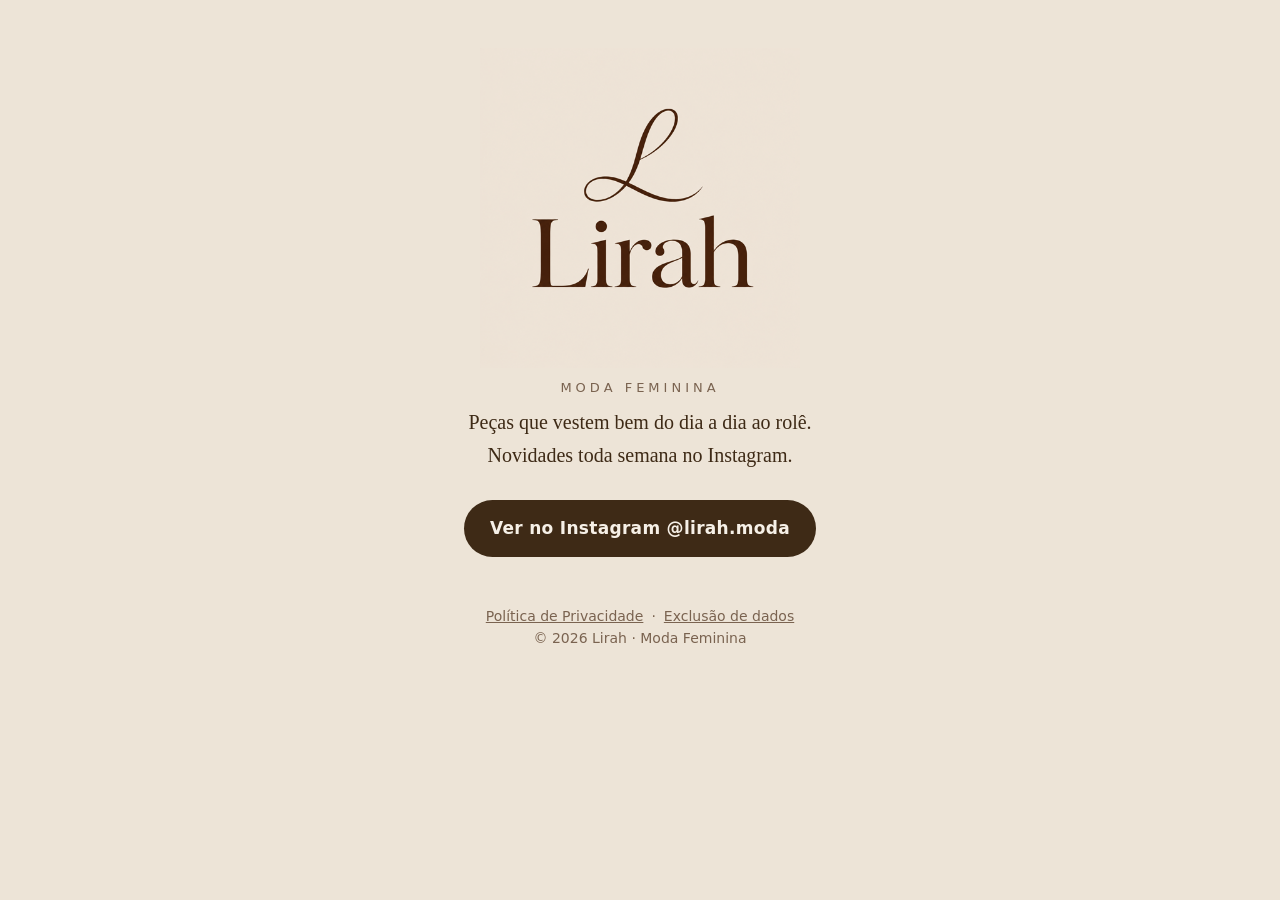
<file: index.html>
<!doctype html>
<html lang="pt-BR">
<head>
  <meta charset="utf-8">
  <meta name="viewport" content="width=device-width, initial-scale=1">
  <title>Lirah · Moda Feminina</title>
  <meta name="description" content="Lirah · Moda feminina que veste bem do dia a dia ao rolê. Novidades toda semana no Instagram.">
  <link rel="icon" href="assets/icone.png">
  <link rel="stylesheet" href="assets/style.css">
</head>
<body>
  <main class="hero">
    <img src="assets/logo.png" alt="Lirah">
    <div class="tagline">Moda feminina</div>
    <p>Peças que vestem bem do dia a dia ao rolê.<br>Novidades toda semana no Instagram.</p>
    <a class="btn" href="https://www.instagram.com/lirah.moda/" rel="noopener">Ver no Instagram @lirah.moda</a>
  </main>
  <footer>
    <a href="privacidade.html">Política de Privacidade</a>·<a href="exclusao-de-dados.html">Exclusão de dados</a>
    <div>© 2026 Lirah · Moda Feminina</div>
  </footer>
</body>
</html>
</file>
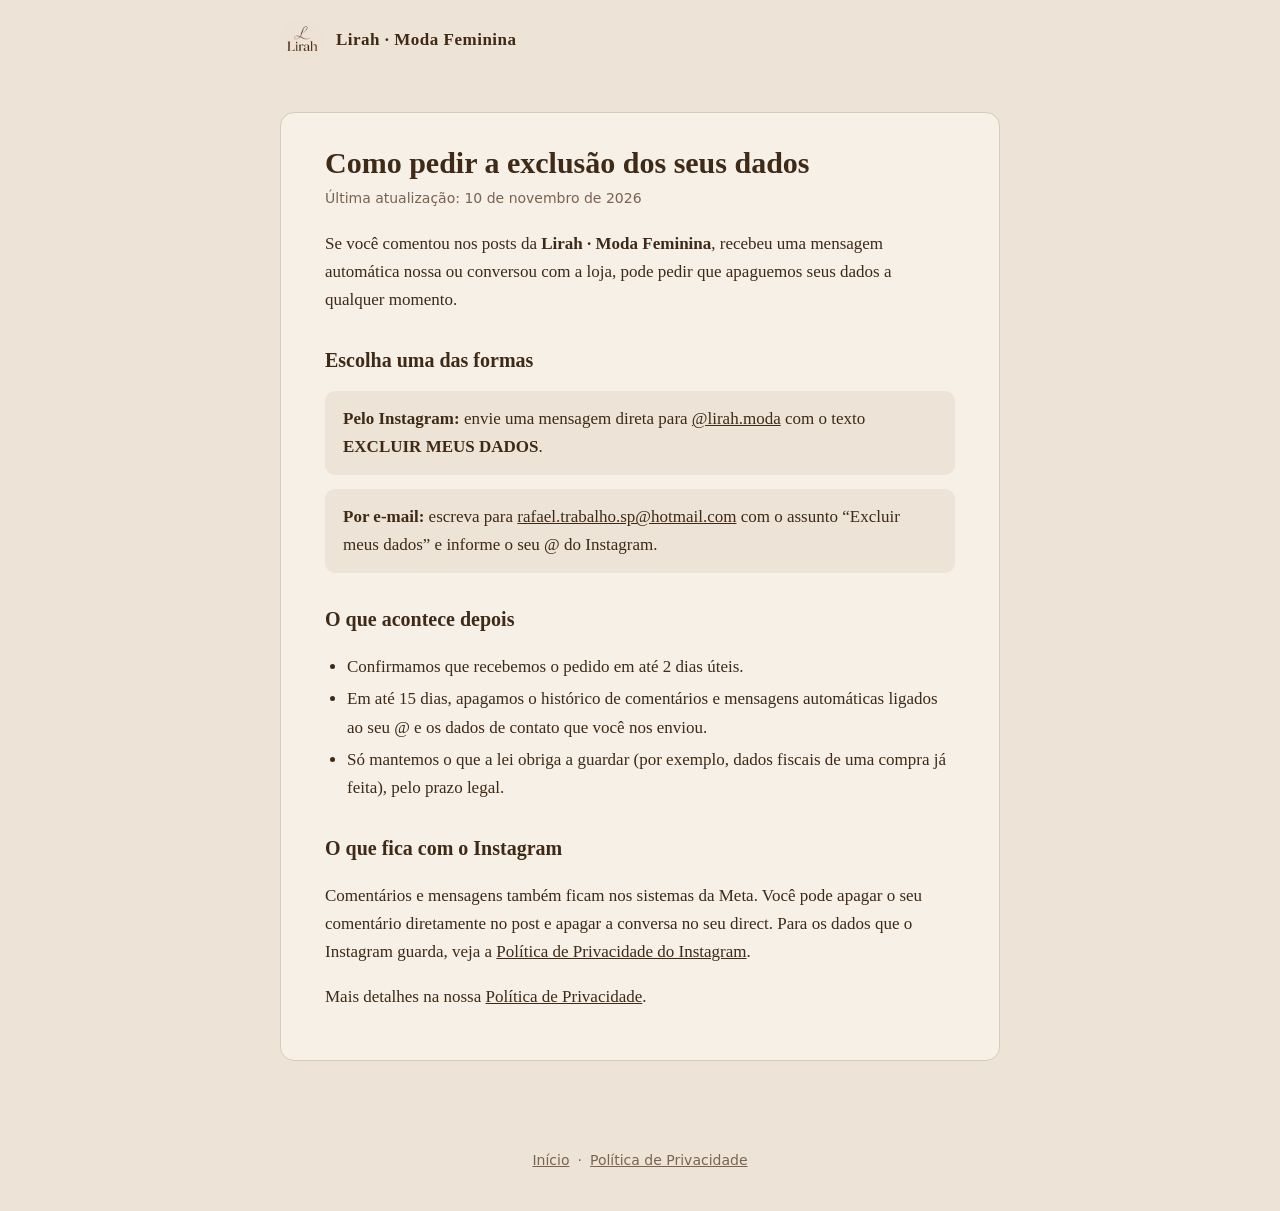
<file: exclusao-de-dados.html>
<!doctype html>
<html lang="pt-BR">
<head>
  <meta charset="utf-8">
  <meta name="viewport" content="width=device-width, initial-scale=1">
  <title>Exclusão de dados · Lirah</title>
  <link rel="icon" href="assets/icone.png">
  <link rel="stylesheet" href="assets/style.css">
</head>
<body>
  <header class="top"><img src="assets/logo.png" alt=""><a href="./">Lirah · Moda Feminina</a></header>
  <div class="wrap">
    <article>
      <h1>Como pedir a exclusão dos seus dados</h1>
      <p class="updated">Última atualização: 10 de novembro de 2026</p>

      <p>Se você comentou nos posts da <b>Lirah · Moda Feminina</b>, recebeu uma mensagem automática nossa ou conversou com a loja, pode pedir que apaguemos seus dados a qualquer momento.</p>

      <h2>Escolha uma das formas</h2>
      <div class="box"><b>Pelo Instagram:</b> envie uma mensagem direta para <a href="https://www.instagram.com/lirah.moda/">@lirah.moda</a> com o texto <b>EXCLUIR MEUS DADOS</b>.</div>
      <div class="box"><b>Por e-mail:</b> escreva para <a href="mailto:rafael.trabalho.sp@hotmail.com?subject=Excluir%20meus%20dados">rafael.trabalho.sp@hotmail.com</a> com o assunto “Excluir meus dados” e informe o seu @ do Instagram.</div>

      <h2>O que acontece depois</h2>
      <ul>
        <li>Confirmamos que recebemos o pedido em até 2 dias úteis.</li>
        <li>Em até 15 dias, apagamos o histórico de comentários e mensagens automáticas ligados ao seu @ e os dados de contato que você nos enviou.</li>
        <li>Só mantemos o que a lei obriga a guardar (por exemplo, dados fiscais de uma compra já feita), pelo prazo legal.</li>
      </ul>

      <h2>O que fica com o Instagram</h2>
      <p>Comentários e mensagens também ficam nos sistemas da Meta. Você pode apagar o seu comentário diretamente no post e apagar a conversa no seu direct. Para os dados que o Instagram guarda, veja a <a href="https://privacycenter.instagram.com/policy">Política de Privacidade do Instagram</a>.</p>

      <p>Mais detalhes na nossa <a href="privacidade.html">Política de Privacidade</a>.</p>
    </article>
  </div>
  <footer><a href="./">Início</a>·<a href="privacidade.html">Política de Privacidade</a></footer>
</body>
</html>
</file>
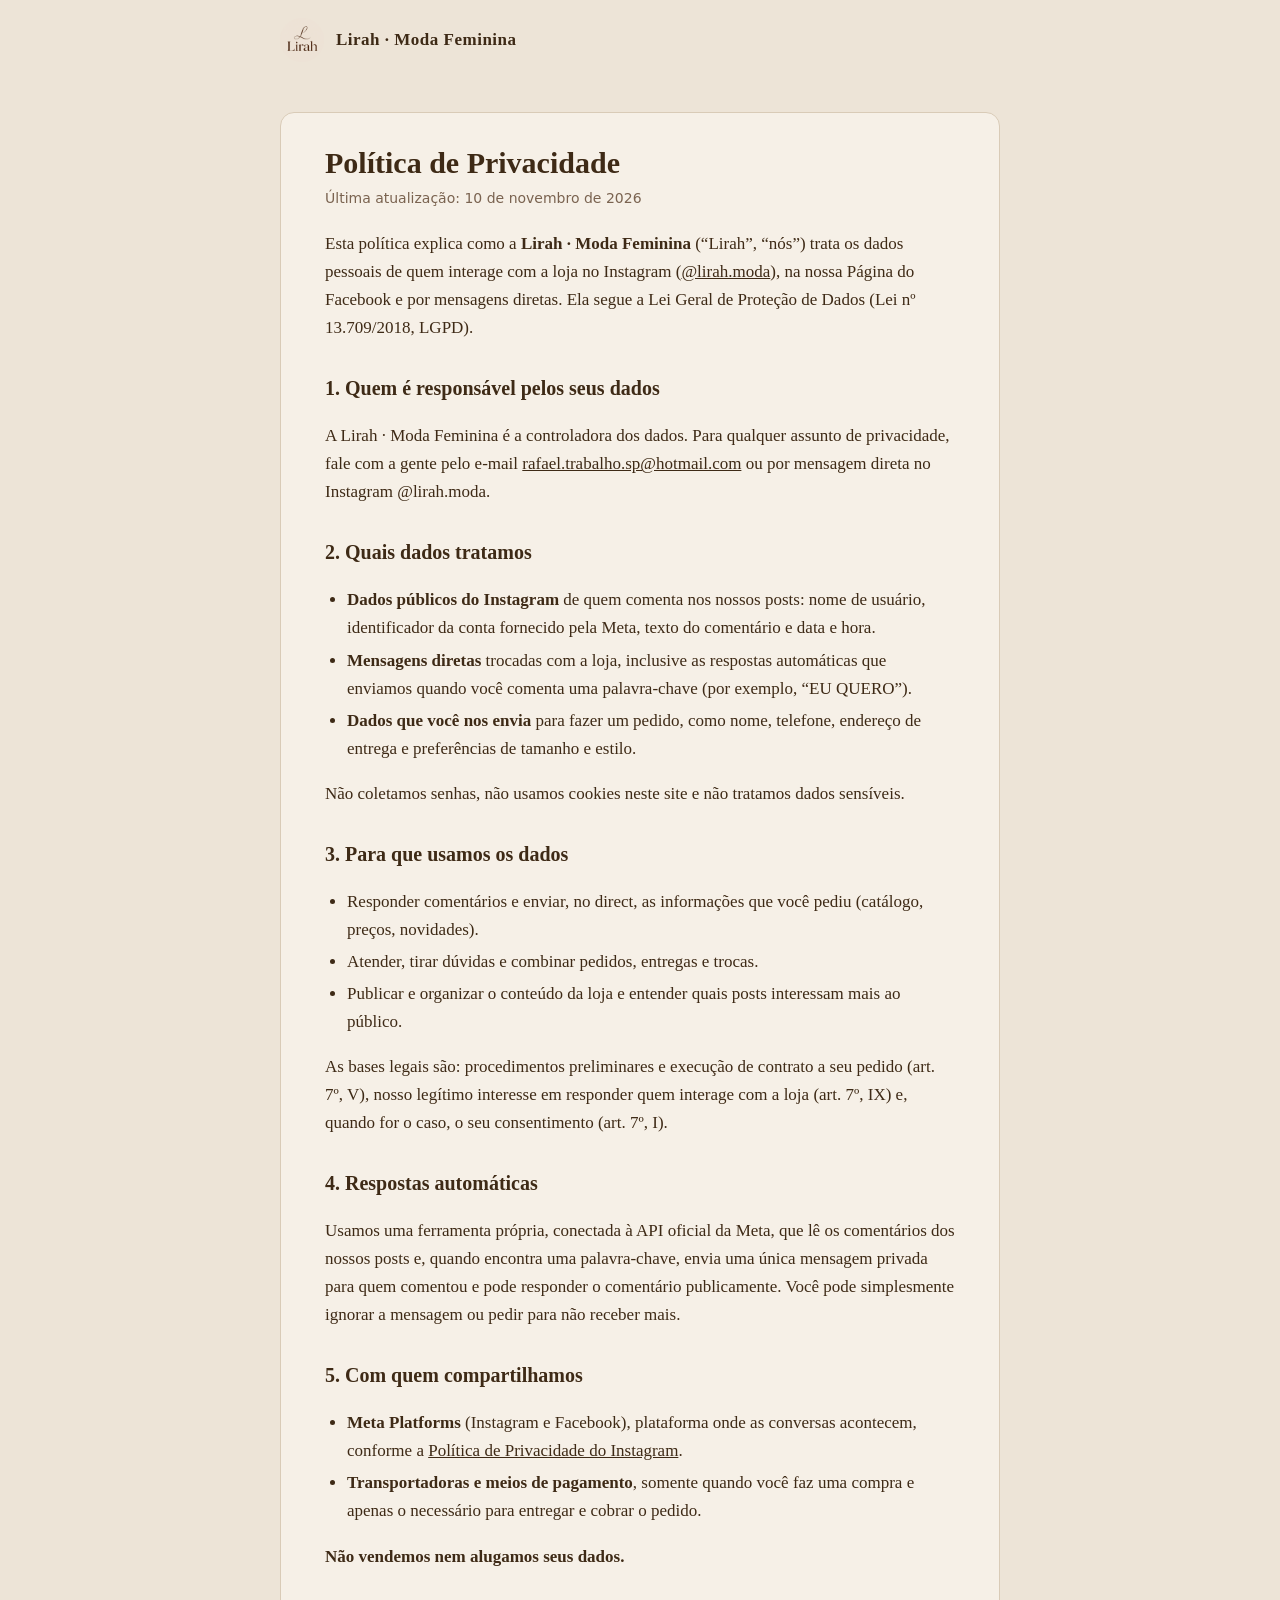
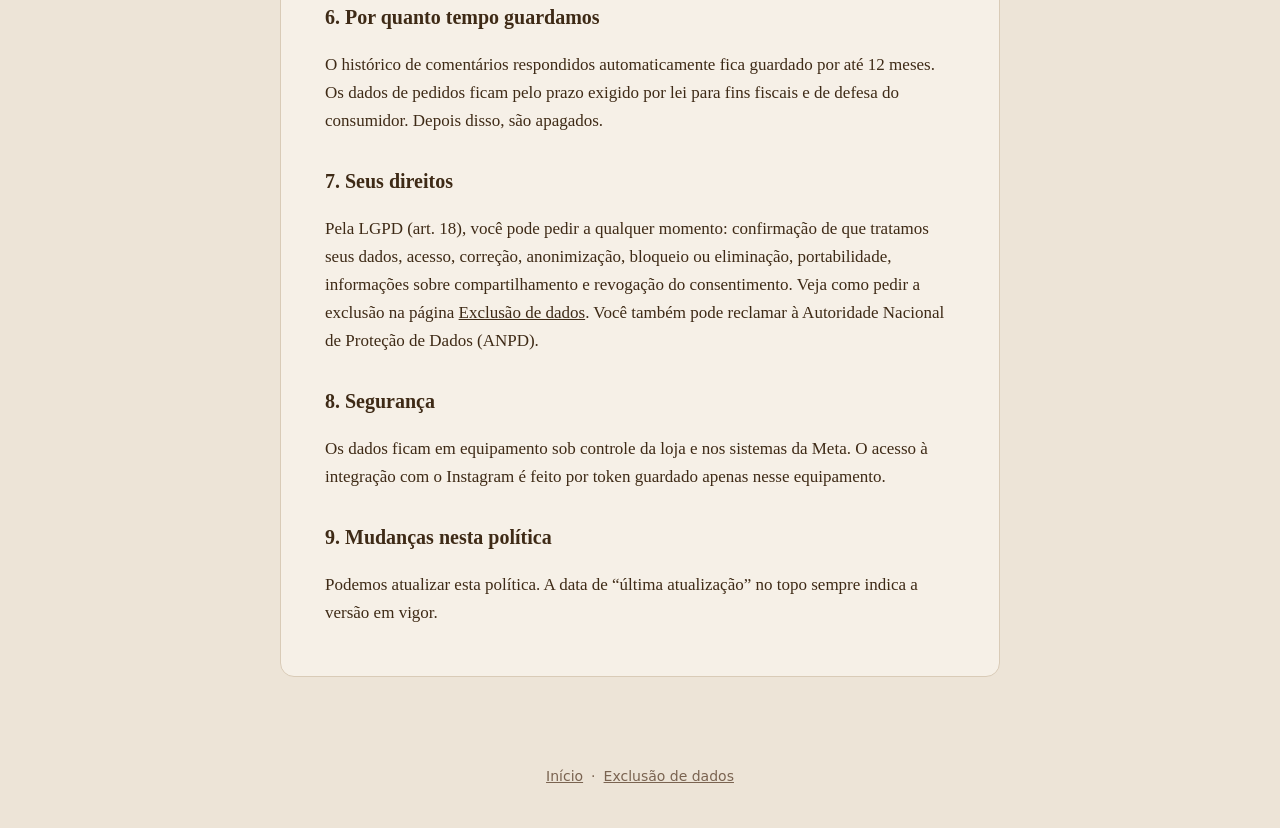
<file: privacidade.html>
<!doctype html>
<html lang="pt-BR">
<head>
  <meta charset="utf-8">
  <meta name="viewport" content="width=device-width, initial-scale=1">
  <title>Política de Privacidade · Lirah</title>
  <link rel="icon" href="assets/icone.png">
  <link rel="stylesheet" href="assets/style.css">
</head>
<body>
  <header class="top"><img src="assets/logo.png" alt=""><a href="./">Lirah · Moda Feminina</a></header>
  <div class="wrap">
    <article>
      <h1>Política de Privacidade</h1>
      <p class="updated">Última atualização: 10 de novembro de 2026</p>

      <p>Esta política explica como a <b>Lirah · Moda Feminina</b> (“Lirah”, “nós”) trata os dados pessoais de quem interage com a loja no Instagram (<a href="https://www.instagram.com/lirah.moda/">@lirah.moda</a>), na nossa Página do Facebook e por mensagens diretas. Ela segue a Lei Geral de Proteção de Dados (Lei nº 13.709/2018, LGPD).</p>

      <h2>1. Quem é responsável pelos seus dados</h2>
      <p>A Lirah · Moda Feminina é a controladora dos dados. Para qualquer assunto de privacidade, fale com a gente pelo e-mail <a href="mailto:rafael.trabalho.sp@hotmail.com">rafael.trabalho.sp@hotmail.com</a> ou por mensagem direta no Instagram @lirah.moda.</p>

      <h2>2. Quais dados tratamos</h2>
      <ul>
        <li><b>Dados públicos do Instagram</b> de quem comenta nos nossos posts: nome de usuário, identificador da conta fornecido pela Meta, texto do comentário e data e hora.</li>
        <li><b>Mensagens diretas</b> trocadas com a loja, inclusive as respostas automáticas que enviamos quando você comenta uma palavra-chave (por exemplo, “EU QUERO”).</li>
        <li><b>Dados que você nos envia</b> para fazer um pedido, como nome, telefone, endereço de entrega e preferências de tamanho e estilo.</li>
      </ul>
      <p>Não coletamos senhas, não usamos cookies neste site e não tratamos dados sensíveis.</p>

      <h2>3. Para que usamos os dados</h2>
      <ul>
        <li>Responder comentários e enviar, no direct, as informações que você pediu (catálogo, preços, novidades).</li>
        <li>Atender, tirar dúvidas e combinar pedidos, entregas e trocas.</li>
        <li>Publicar e organizar o conteúdo da loja e entender quais posts interessam mais ao público.</li>
      </ul>
      <p>As bases legais são: procedimentos preliminares e execução de contrato a seu pedido (art. 7º, V), nosso legítimo interesse em responder quem interage com a loja (art. 7º, IX) e, quando for o caso, o seu consentimento (art. 7º, I).</p>

      <h2>4. Respostas automáticas</h2>
      <p>Usamos uma ferramenta própria, conectada à API oficial da Meta, que lê os comentários dos nossos posts e, quando encontra uma palavra-chave, envia uma única mensagem privada para quem comentou e pode responder o comentário publicamente. Você pode simplesmente ignorar a mensagem ou pedir para não receber mais.</p>

      <h2>5. Com quem compartilhamos</h2>
      <ul>
        <li><b>Meta Platforms</b> (Instagram e Facebook), plataforma onde as conversas acontecem, conforme a <a href="https://privacycenter.instagram.com/policy">Política de Privacidade do Instagram</a>.</li>
        <li><b>Transportadoras e meios de pagamento</b>, somente quando você faz uma compra e apenas o necessário para entregar e cobrar o pedido.</li>
      </ul>
      <p><b>Não vendemos nem alugamos seus dados.</b></p>

      <h2>6. Por quanto tempo guardamos</h2>
      <p>O histórico de comentários respondidos automaticamente fica guardado por até 12 meses. Os dados de pedidos ficam pelo prazo exigido por lei para fins fiscais e de defesa do consumidor. Depois disso, são apagados.</p>

      <h2>7. Seus direitos</h2>
      <p>Pela LGPD (art. 18), você pode pedir a qualquer momento: confirmação de que tratamos seus dados, acesso, correção, anonimização, bloqueio ou eliminação, portabilidade, informações sobre compartilhamento e revogação do consentimento. Veja como pedir a exclusão na página <a href="exclusao-de-dados.html">Exclusão de dados</a>. Você também pode reclamar à Autoridade Nacional de Proteção de Dados (ANPD).</p>

      <h2>8. Segurança</h2>
      <p>Os dados ficam em equipamento sob controle da loja e nos sistemas da Meta. O acesso à integração com o Instagram é feito por token guardado apenas nesse equipamento.</p>

      <h2>9. Mudanças nesta política</h2>
      <p>Podemos atualizar esta política. A data de “última atualização” no topo sempre indica a versão em vigor.</p>
    </article>
  </div>
  <footer><a href="./">Início</a>·<a href="exclusao-de-dados.html">Exclusão de dados</a></footer>
</body>
</html>
</file>
<file: assets/style.css>
:root {
  --bg: #ede4d7;
  --paper: #f6f0e7;
  --ink: #3e2a16;
  --muted: #7a6350;
  --line: #d9cbb7;
  color-scheme: light;
}
* { box-sizing: border-box; }
html { background: var(--bg); }
body { margin: 0; color: var(--ink); font: 17px/1.65 Georgia, "Times New Roman", serif; }
a { color: var(--ink); }
.wrap { max-width: 760px; margin: 0 auto; padding: 32px 20px 64px; }
header.top { display: flex; align-items: center; gap: 12px; padding: 18px 20px; max-width: 760px; margin: 0 auto; }
header.top img { width: 44px; height: 44px; border-radius: 50%; }
header.top a { text-decoration: none; font-weight: 700; letter-spacing: .5px; }
.hero { text-align: center; padding: 48px 20px 24px; }
.hero img { width: min(320px, 70vw); height: auto; }
.hero p { font-size: 20px; margin: 8px 0 28px; }
.btn { display: inline-block; background: var(--ink); color: var(--paper); text-decoration: none; padding: 14px 26px; border-radius: 999px; font-family: "Segoe UI", system-ui, sans-serif; font-weight: 600; letter-spacing: .3px; }
.btn:hover { opacity: .9; }
.tagline { text-transform: uppercase; letter-spacing: 4px; font-size: 13px; color: var(--muted); font-family: "Segoe UI", system-ui, sans-serif; }
article { background: var(--paper); border: 1px solid var(--line); border-radius: 14px; padding: 32px clamp(20px, 5vw, 44px); }
article h1 { font-size: 30px; line-height: 1.2; margin: 0 0 6px; }
article h2 { font-size: 20px; margin: 30px 0 6px; }
article .updated { color: var(--muted); font-size: 14px; margin: 0 0 20px; font-family: "Segoe UI", system-ui, sans-serif; }
article ul { padding-left: 22px; }
article li { margin: 4px 0; }
.box { background: var(--bg); border-radius: 10px; padding: 14px 18px; margin: 14px 0; }
footer { text-align: center; color: var(--muted); font: 14px/1.6 "Segoe UI", system-ui, sans-serif; padding: 24px 20px 40px; }
footer a { color: var(--muted); margin: 0 8px; }
</file>
